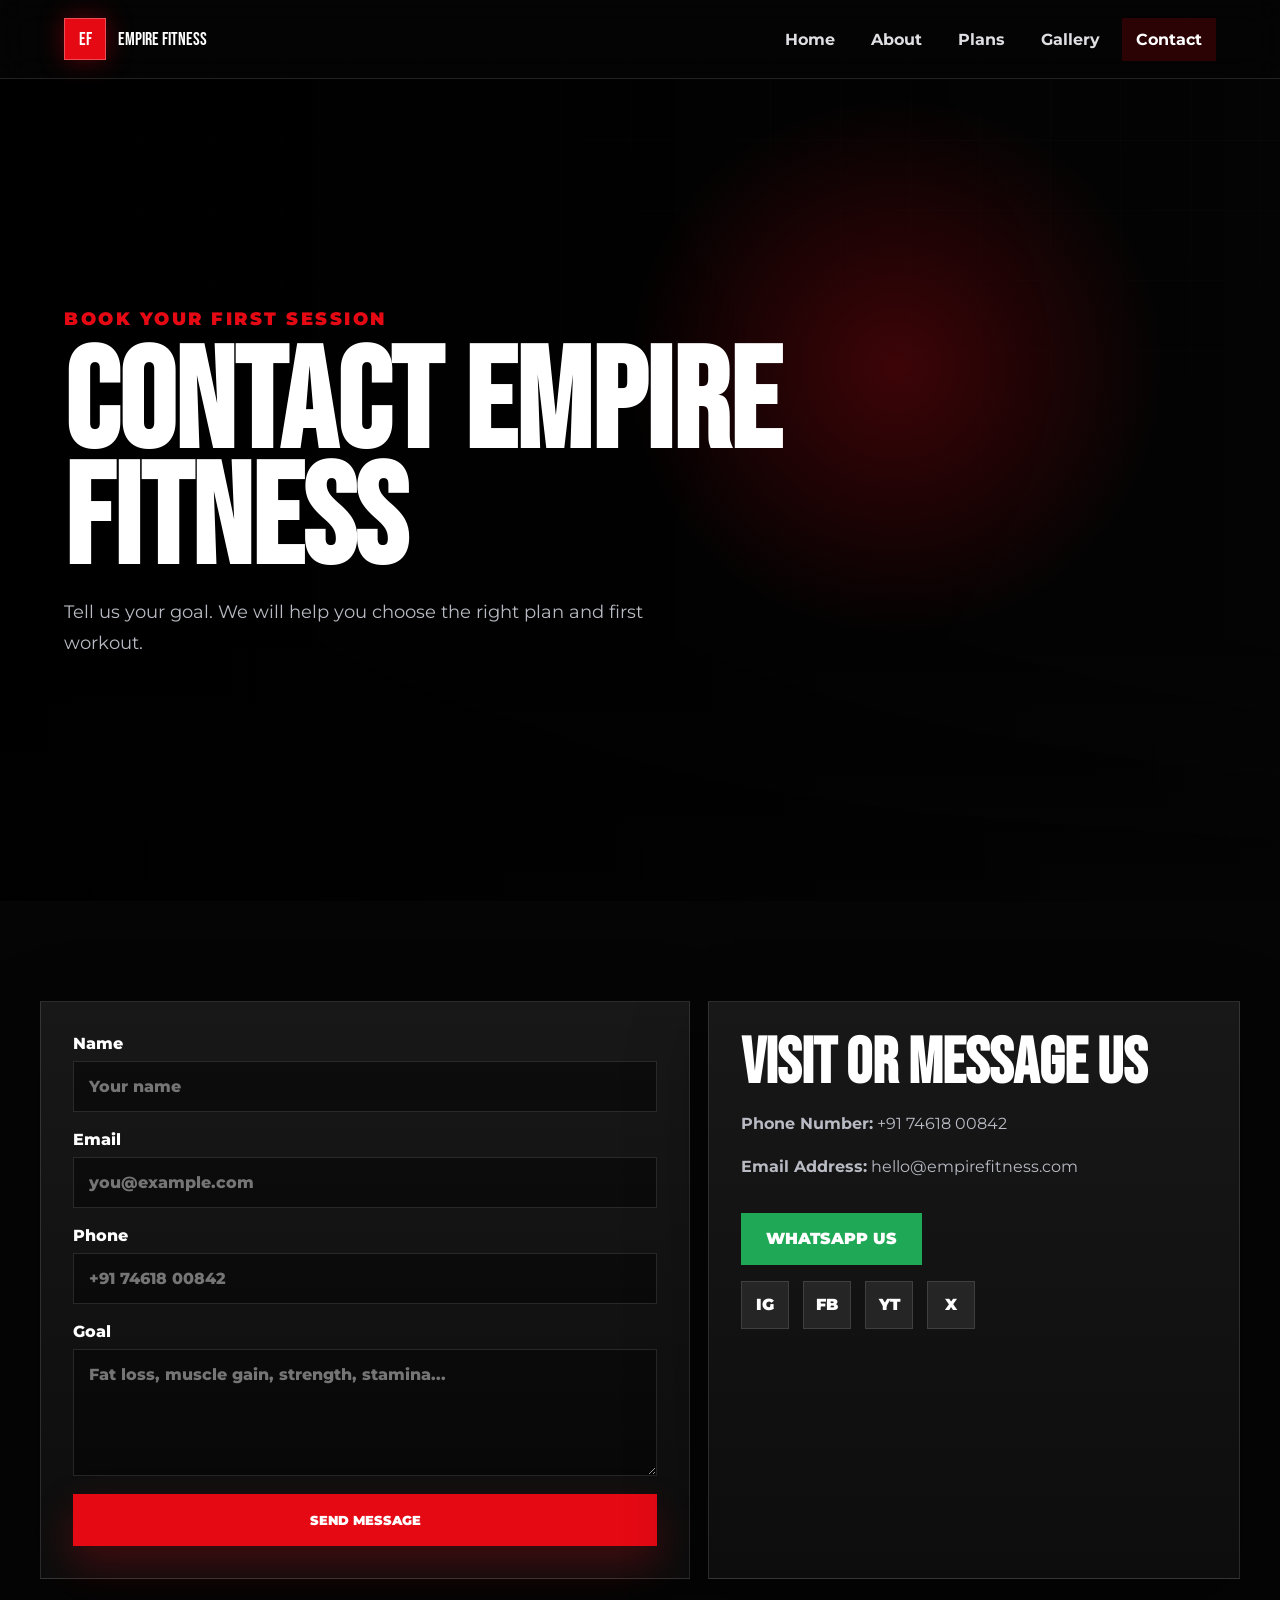
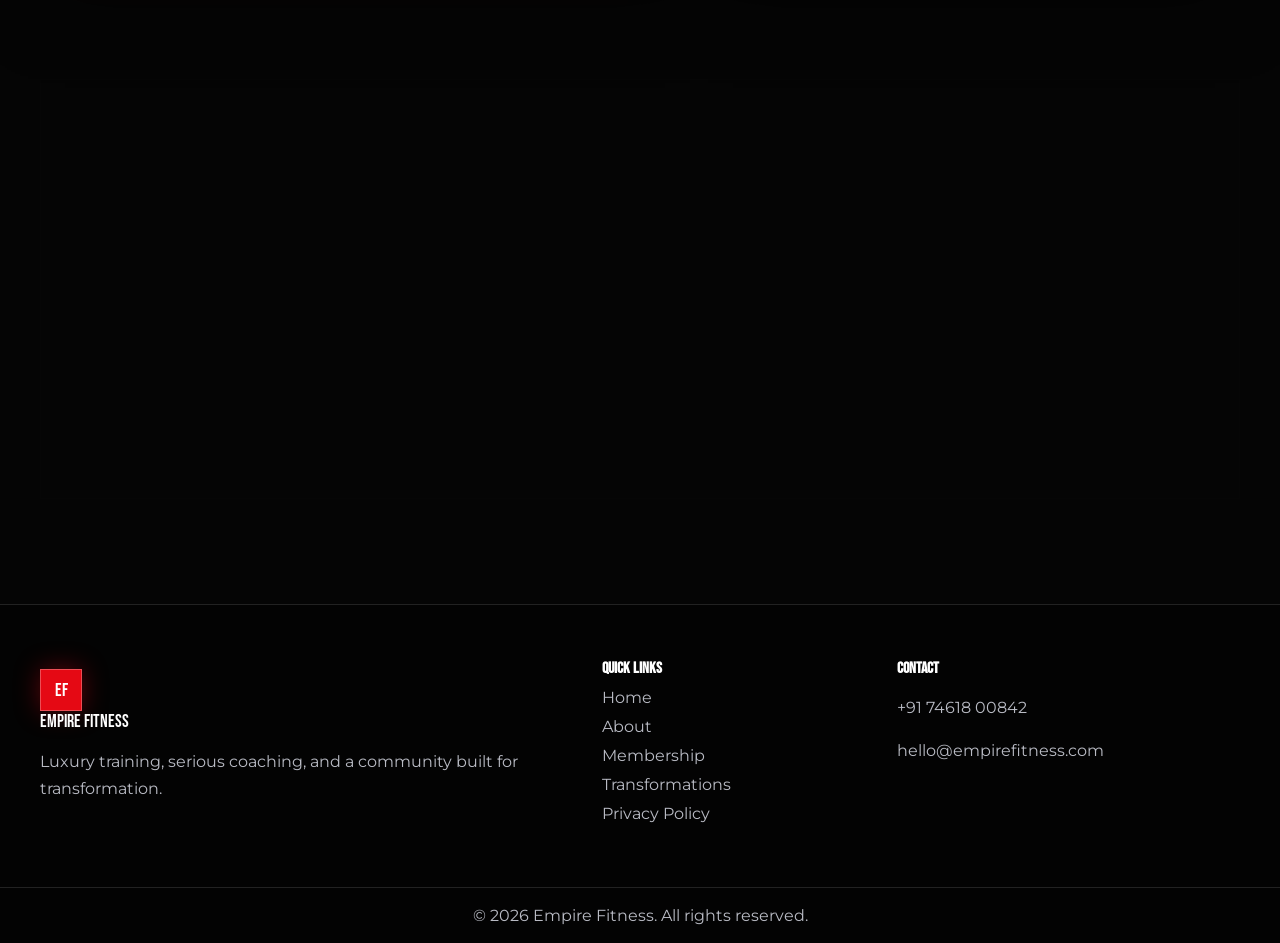
<file: contact.html>
<!DOCTYPE html>
<html lang="en">
<head>
  <meta charset="UTF-8">
  <meta name="viewport" content="width=device-width, initial-scale=1.0">
  <title>Contact | Empire Fitness</title>
  <link rel="stylesheet" href="styles.css">
  <script defer src="script.js"></script>
</head>
<body>
  <header class="site-header">
    <nav class="navbar">
      <a class="brand" href="index.html"><span class="brand-mark">EF</span><span>Empire Fitness</span></a>
      <button class="nav-toggle" type="button" aria-label="Open navigation" aria-expanded="false"><span></span><span></span><span></span></button>
      <div class="nav-links">
        <a href="index.html">Home</a>
        <a href="about.html">About</a>
        <a href="plans.html">Plans</a>
        <a href="gallery.html">Gallery</a>
        <a class="active" href="contact.html">Contact</a>
      </div>
    </nav>
  </header>

  <main>
    <section class="page-hero contact-hero">
      <div class="hero-overlay"></div>
      <div class="page-hero-content reveal">
        <p class="eyebrow">Book your first session</p>
        <h1>Contact Empire Fitness</h1>
        <p>Tell us your goal. We will help you choose the right plan and first workout.</p>
      </div>
    </section>

    <section class="section contact-grid">
      <form class="contact-form reveal">
        <label>Name<input type="text" name="name" placeholder="Your name" required></label>
        <label>Email<input type="email" name="email" placeholder="you@example.com" required></label>
        <label>Phone<input type="tel" name="phone" placeholder="+91 74618 00842"></label>
        <label>Goal<textarea name="goal" rows="5" placeholder="Fat loss, muscle gain, strength, stamina..."></textarea></label>
        <button class="btn btn-primary" type="submit">Send Message</button>
      </form>

      <div class="contact-panel reveal">
        <h2>Visit or message us</h2>
        <p><strong>Phone Number:</strong> +91 74618 00842</p>
        <p><strong>Email Address:</strong> hello@empirefitness.com</p>
        <a class="whatsapp-btn" href="https://wa.me/918541906548" target="_blank" rel="noopener">WhatsApp Us</a>
        <div class="social-row" aria-label="Social media links">
          <a href="#" aria-label="Instagram">IG</a>
          <a href="#" aria-label="Facebook">FB</a>
          <a href="#" aria-label="YouTube">YT</a>
          <a href="#" aria-label="X">X</a>
        </div>
      </div>
    </section>

    <section class="map-section reveal">
      <iframe title="Empire Fitness map" src="https://www.google.com/maps?q=New%20Delhi%20India&output=embed" loading="lazy" referrerpolicy="no-referrer-when-downgrade"></iframe>
    </section>
  </main>

  <footer class="footer">
    <div class="footer-grid">
      <div>
        <a class="brand" href="index.html"><span class="brand-mark">EF</span><span>Empire Fitness</span></a>
        <p>Luxury training, serious coaching, and a community built for transformation.</p>
      </div>
      <div>
        <h4>Quick Links</h4>
        <a href="index.html">Home</a>
        <a href="about.html">About</a>
        <a href="plans.html">Membership</a>
        <a href="gallery.html">Transformations</a>
        <a href="privacy.html">Privacy Policy</a>
      </div>
      <div>
        <h4>Contact</h4>
        <p>+91 74618 00842</p>
        <p>hello@empirefitness.com</p>
      </div>
    </div>
    <div class="footer-bottom">© 2026 Empire Fitness. All rights reserved.</div>
  </footer>
</body>
</html>
</file>
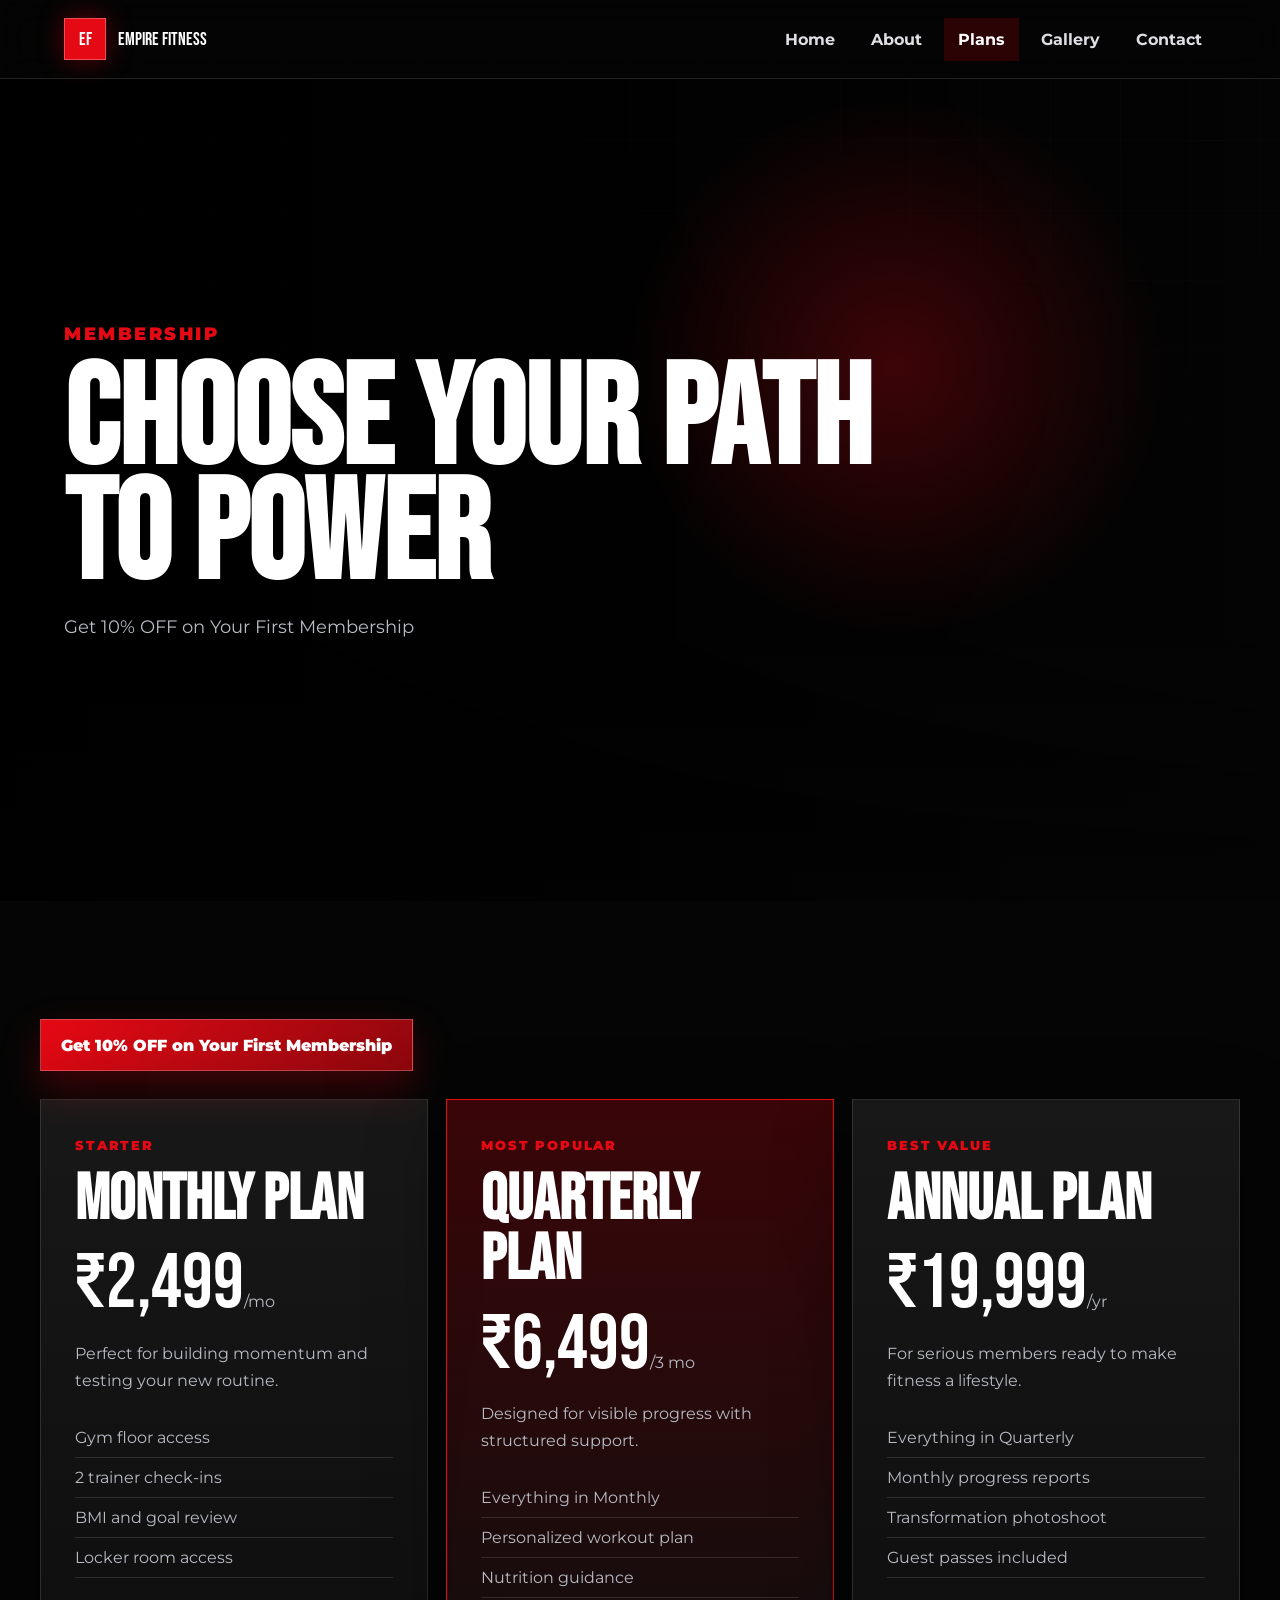
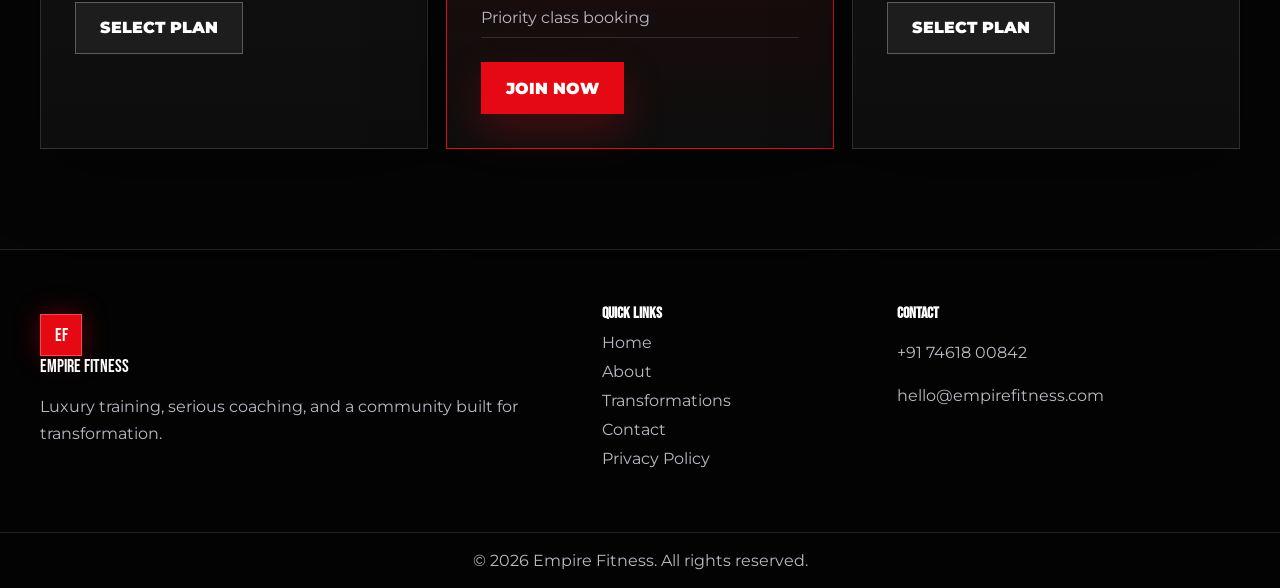
<file: plans.html>
<!DOCTYPE html>
<html lang="en">
<head>
  <meta charset="UTF-8">
  <meta name="viewport" content="width=device-width, initial-scale=1.0">
  <title>Membership Plans | Empire Fitness</title>
  <link rel="stylesheet" href="styles.css">
  <script defer src="script.js"></script>
</head>
<body>
  <header class="site-header">
    <nav class="navbar">
      <a class="brand" href="index.html"><span class="brand-mark">EF</span><span>Empire Fitness</span></a>
      <button class="nav-toggle" type="button" aria-label="Open navigation" aria-expanded="false"><span></span><span></span><span></span></button>
      <div class="nav-links">
        <a href="index.html">Home</a>
        <a href="about.html">About</a>
        <a class="active" href="plans.html">Plans</a>
        <a href="gallery.html">Gallery</a>
        <a href="contact.html">Contact</a>
      </div>
    </nav>
  </header>

  <main>
    <section class="page-hero plans-hero">
      <div class="hero-overlay"></div>
      <div class="page-hero-content reveal">
        <p class="eyebrow">Membership</p>
        <h1>Choose your path to power</h1>
        <p>Get 10% OFF on Your First Membership</p>
      </div>
    </section>

    <section class="section">
      <div class="plan-highlight reveal">Get 10% OFF on Your First Membership</div>
      <div class="pricing-grid">
        <article class="price-card reveal">
          <p class="eyebrow">Starter</p>
          <h2>Monthly Plan</h2>
          <div class="price">₹2,499<span>/mo</span></div>
          <p>Perfect for building momentum and testing your new routine.</p>
          <ul>
            <li>Gym floor access</li>
            <li>2 trainer check-ins</li>
            <li>BMI and goal review</li>
            <li>Locker room access</li>
          </ul>
          <a class="btn btn-ghost" href="contact.html">Select Plan</a>
        </article>
        <article class="price-card featured reveal">
          <p class="eyebrow">Most popular</p>
          <h2>Quarterly Plan</h2>
          <div class="price">₹6,499<span>/3 mo</span></div>
          <p>Designed for visible progress with structured support.</p>
          <ul>
            <li>Everything in Monthly</li>
            <li>Personalized workout plan</li>
            <li>Nutrition guidance</li>
            <li>Priority class booking</li>
          </ul>
          <a class="btn btn-primary" href="contact.html">Join Now</a>
        </article>
        <article class="price-card reveal">
          <p class="eyebrow">Best value</p>
          <h2>Annual Plan</h2>
          <div class="price">₹19,999<span>/yr</span></div>
          <p>For serious members ready to make fitness a lifestyle.</p>
          <ul>
            <li>Everything in Quarterly</li>
            <li>Monthly progress reports</li>
            <li>Transformation photoshoot</li>
            <li>Guest passes included</li>
          </ul>
          <a class="btn btn-ghost" href="contact.html">Select Plan</a>
        </article>
      </div>
    </section>
  </main>

  <footer class="footer">
    <div class="footer-grid">
      <div>
        <a class="brand" href="index.html"><span class="brand-mark">EF</span><span>Empire Fitness</span></a>
        <p>Luxury training, serious coaching, and a community built for transformation.</p>
      </div>
      <div>
        <h4>Quick Links</h4>
        <a href="index.html">Home</a>
        <a href="about.html">About</a>
        <a href="gallery.html">Transformations</a>
        <a href="contact.html">Contact</a>
        <a href="privacy.html">Privacy Policy</a>
      </div>
      <div>
        <h4>Contact</h4>
        <p>+91 74618 00842</p>
        <p>hello@empirefitness.com</p>
      </div>
    </div>
    <div class="footer-bottom">© 2026 Empire Fitness. All rights reserved.</div>
  </footer>
</body>
</html>
</file>
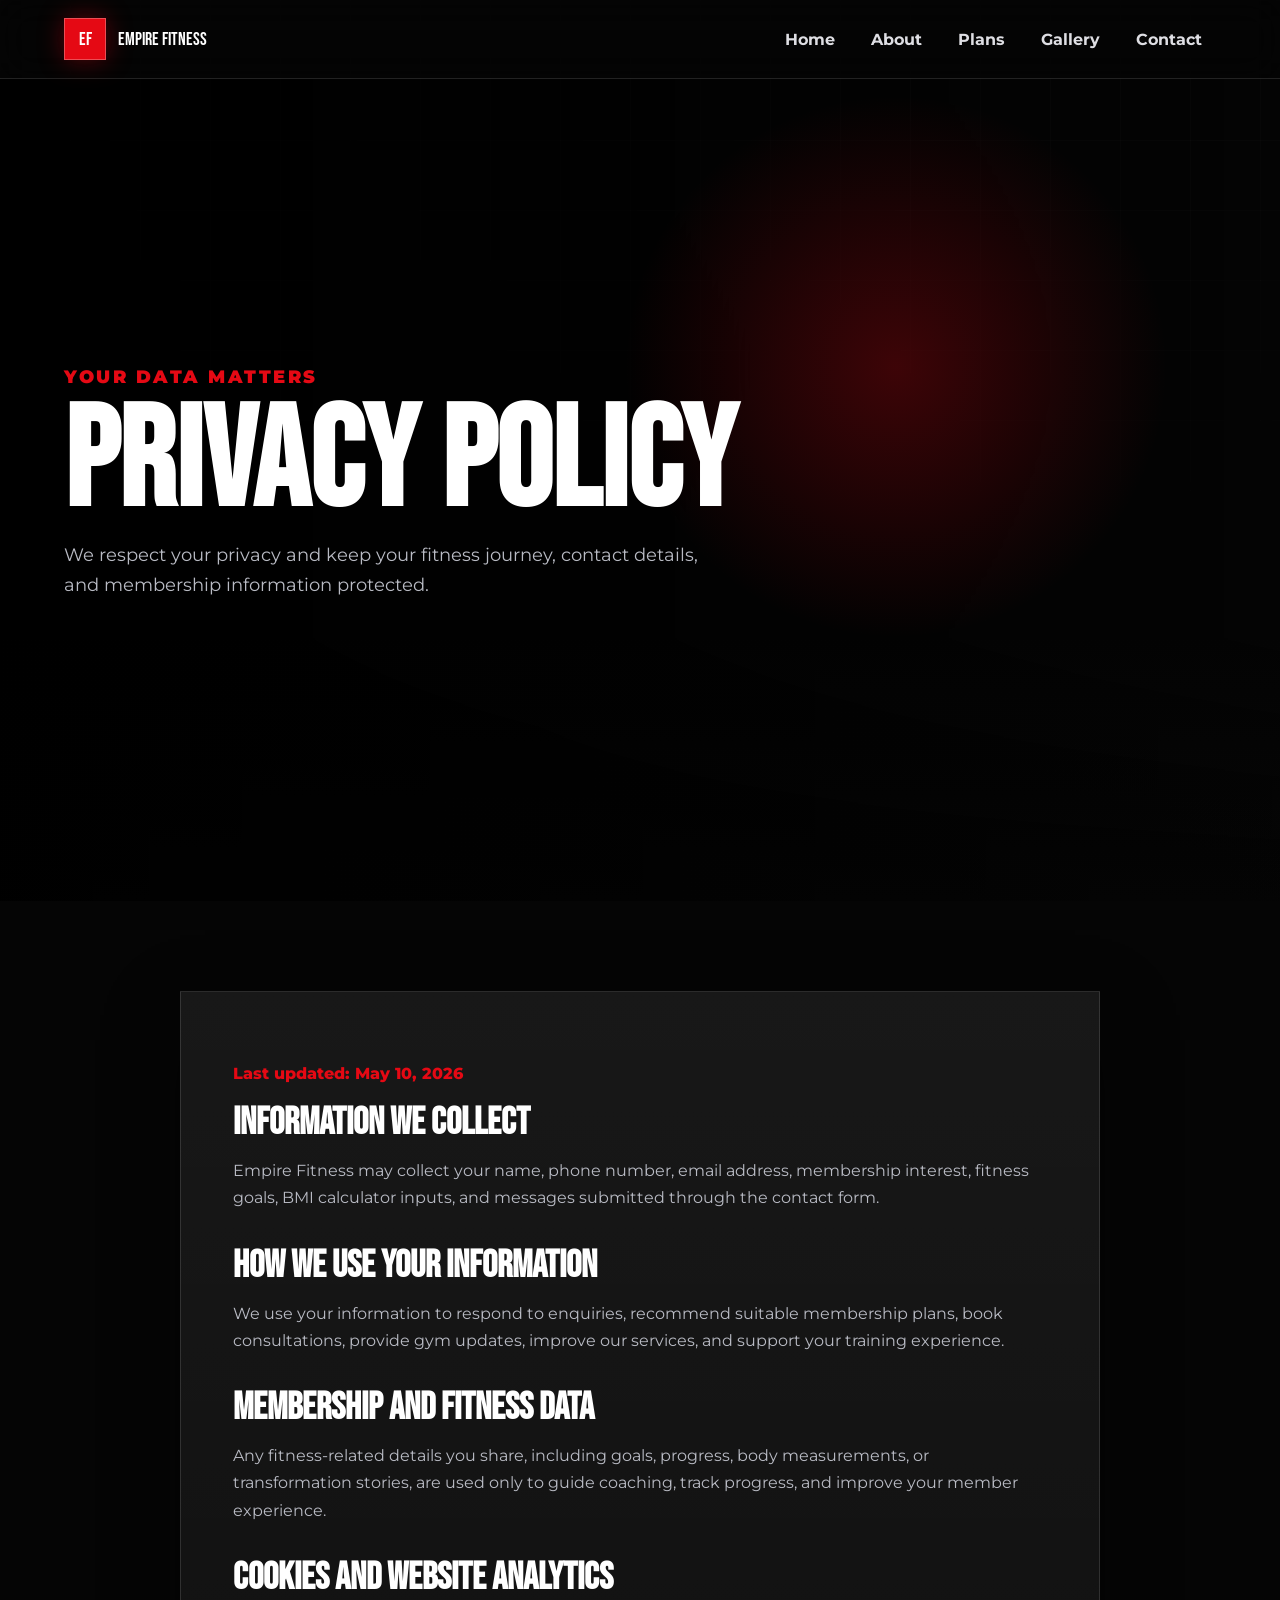
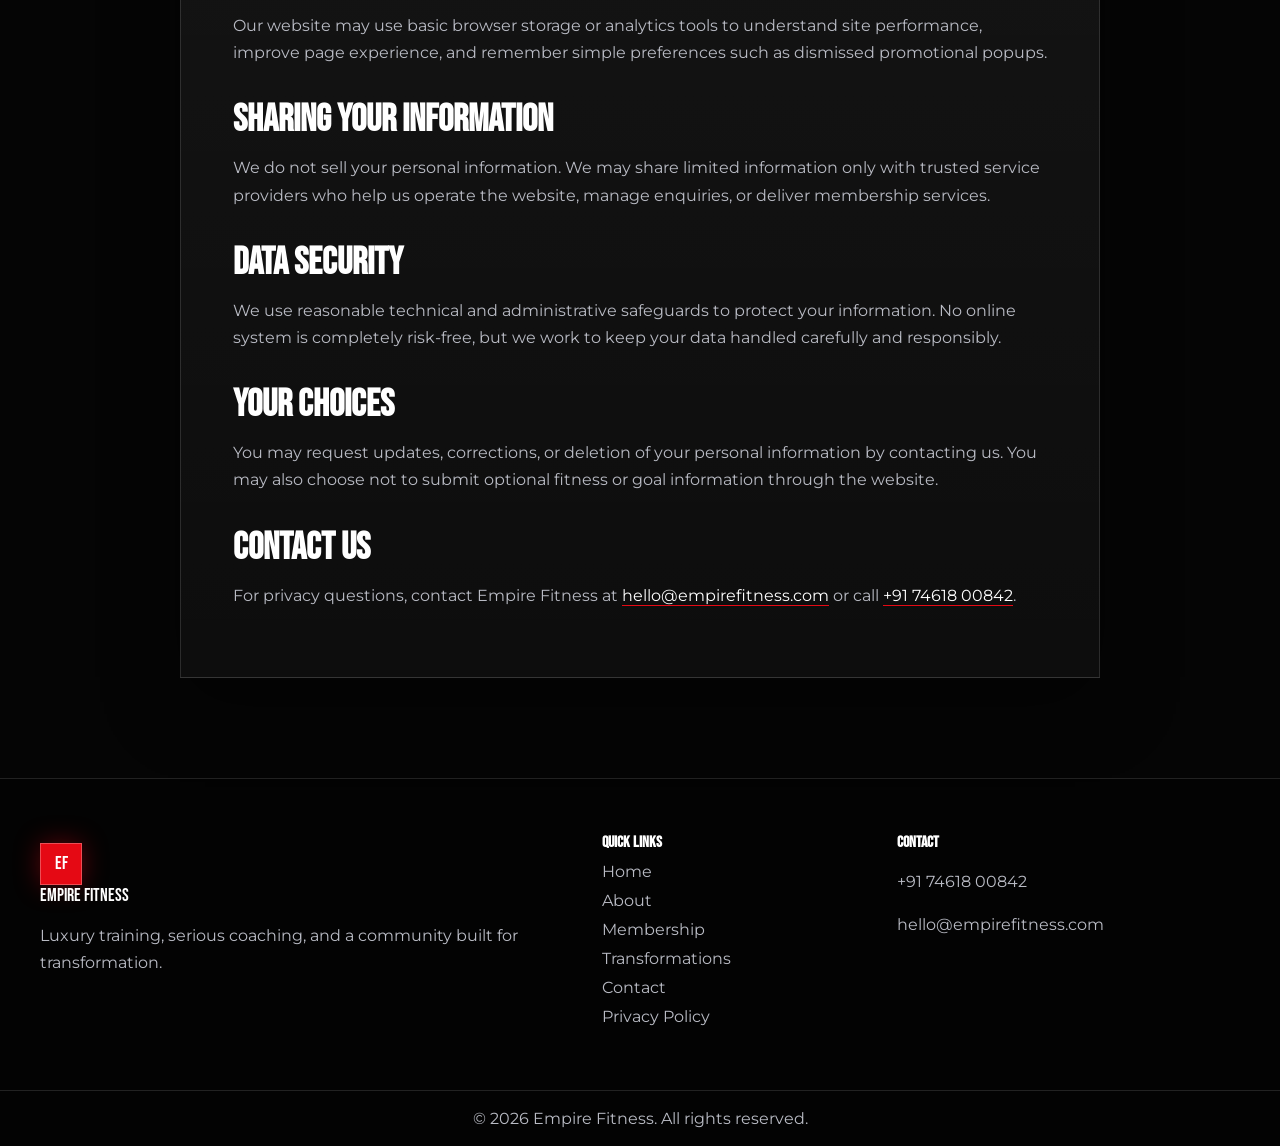
<file: privacy.html>
<!DOCTYPE html>
<html lang="en">
<head>
  <meta charset="UTF-8">
  <meta name="viewport" content="width=device-width, initial-scale=1.0">
  <title>Privacy Policy | Empire Fitness</title>
  <link rel="stylesheet" href="styles.css">
  <script defer src="script.js"></script>
</head>
<body>
  <header class="site-header">
    <nav class="navbar">
      <a class="brand" href="index.html"><span class="brand-mark">EF</span><span>Empire Fitness</span></a>
      <button class="nav-toggle" type="button" aria-label="Open navigation" aria-expanded="false"><span></span><span></span><span></span></button>
      <div class="nav-links">
        <a href="index.html">Home</a>
        <a href="about.html">About</a>
        <a href="plans.html">Plans</a>
        <a href="gallery.html">Gallery</a>
        <a href="contact.html">Contact</a>
      </div>
    </nav>
  </header>

  <main>
    <section class="page-hero privacy-hero">
      <div class="hero-overlay"></div>
      <div class="page-hero-content reveal">
        <p class="eyebrow">Your data matters</p>
        <h1>Privacy Policy</h1>
        <p>We respect your privacy and keep your fitness journey, contact details, and membership information protected.</p>
      </div>
    </section>

    <section class="section policy-section">
      <article class="policy-panel reveal">
        <p class="policy-date">Last updated: May 10, 2026</p>

        <h2>Information We Collect</h2>
        <p>Empire Fitness may collect your name, phone number, email address, membership interest, fitness goals, BMI calculator inputs, and messages submitted through the contact form.</p>

        <h2>How We Use Your Information</h2>
        <p>We use your information to respond to enquiries, recommend suitable membership plans, book consultations, provide gym updates, improve our services, and support your training experience.</p>

        <h2>Membership And Fitness Data</h2>
        <p>Any fitness-related details you share, including goals, progress, body measurements, or transformation stories, are used only to guide coaching, track progress, and improve your member experience.</p>

        <h2>Cookies And Website Analytics</h2>
        <p>Our website may use basic browser storage or analytics tools to understand site performance, improve page experience, and remember simple preferences such as dismissed promotional popups.</p>

        <h2>Sharing Your Information</h2>
        <p>We do not sell your personal information. We may share limited information only with trusted service providers who help us operate the website, manage enquiries, or deliver membership services.</p>

        <h2>Data Security</h2>
        <p>We use reasonable technical and administrative safeguards to protect your information. No online system is completely risk-free, but we work to keep your data handled carefully and responsibly.</p>

        <h2>Your Choices</h2>
        <p>You may request updates, corrections, or deletion of your personal information by contacting us. You may also choose not to submit optional fitness or goal information through the website.</p>

        <h2>Contact Us</h2>
        <p>For privacy questions, contact Empire Fitness at <a href="mailto:hello@empirefitness.com">hello@empirefitness.com</a> or call <a href="tel:+918541906548">+91 74618 00842</a>.</p>
      </article>
    </section>
  </main>

  <footer class="footer">
    <div class="footer-grid">
      <div>
        <a class="brand" href="index.html"><span class="brand-mark">EF</span><span>Empire Fitness</span></a>
        <p>Luxury training, serious coaching, and a community built for transformation.</p>
      </div>
      <div>
        <h4>Quick Links</h4>
        <a href="index.html">Home</a>
        <a href="about.html">About</a>
        <a href="plans.html">Membership</a>
        <a href="gallery.html">Transformations</a>
        <a href="contact.html">Contact</a>
        <a href="privacy.html">Privacy Policy</a>
      </div>
      <div>
        <h4>Contact</h4>
        <p>+91 74618 00842</p>
        <p>hello@empirefitness.com</p>
      </div>
    </div>
    <div class="footer-bottom">© 2026 Empire Fitness. All rights reserved.</div>
  </footer>
</body>
</html>
</file>
<file: styles.css>
@import url("https://fonts.googleapis.com/css2?family=Bebas+Neue&family=Montserrat:wght@400;600;700;800;900&display=swap");

:root {
  --black: #050505;
  --black-2: #0c0c0f;
  --panel: #141418;
  --panel-2: #1c1c22;
  --red: #e50914;
  --red-dark: #8e070d;
  --white: #ffffff;
  --muted: #b9bbc4;
  --line: rgba(255, 255, 255, 0.12);
  --shadow: 0 24px 70px rgba(0, 0, 0, 0.45);
}

* {
  box-sizing: border-box;
}

html {
  scroll-behavior: smooth;
}

body {
  margin: 0;
  font-family: "Bebas Neue", Impact, Haettenschweiler, "Arial Narrow Bold", sans-serif;
  background: var(--black);
  color: var(--white);
  letter-spacing: 0;
}

body::before {
  content: "";
  position: fixed;
  inset: 0;
  pointer-events: none;
  background:
    linear-gradient(90deg, rgba(255, 255, 255, 0.035) 1px, transparent 1px),
    linear-gradient(rgba(255, 255, 255, 0.035) 1px, transparent 1px);
  background-size: 70px 70px;
  mask-image: linear-gradient(to bottom, rgba(0, 0, 0, 0.65), transparent 72%);
  z-index: -2;
}

img {
  max-width: 100%;
  display: block;
}

a {
  color: inherit;
  text-decoration: none;
}

p {
  color: var(--muted);
  font-family: "Montserrat", "Segoe UI", Arial, sans-serif;
  line-height: 1.7;
}

.site-header {
  position: sticky;
  top: 0;
  z-index: 100;
  background: rgba(5, 5, 5, 0.78);
  backdrop-filter: blur(18px);
  border-bottom: 1px solid var(--line);
}

.navbar {
  min-height: 78px;
  max-width: 1200px;
  margin: 0 auto;
  padding: 0 24px;
  display: flex;
  align-items: center;
  justify-content: space-between;
  gap: 24px;
}

.brand {
  display: inline-flex;
  align-items: center;
  gap: 12px;
  font-size: 1.1rem;
  text-transform: uppercase;
}

.brand-mark {
  width: 42px;
  height: 42px;
  display: grid;
  place-items: center;
  background: var(--red);
  color: var(--white);
  border: 1px solid rgba(255, 255, 255, 0.28);
  box-shadow: 0 0 26px rgba(229, 9, 20, 0.38);
}

.nav-links {
  display: flex;
  align-items: center;
  gap: 8px;
  font-family: "Montserrat", "Segoe UI", Arial, sans-serif;
  font-weight: 700;
}

.nav-links a {
  padding: 12px 14px;
  color: #dedee3;
  transition: color 0.25s ease, background 0.25s ease;
}

.nav-links a:hover,
.nav-links a.active {
  color: var(--white);
  background: rgba(229, 9, 20, 0.18);
}

.nav-toggle,
.icon-button {
  display: none;
  border: 0;
  background: transparent;
  color: var(--white);
  cursor: pointer;
}

.nav-toggle span {
  display: block;
  width: 28px;
  height: 2px;
  margin: 6px 0;
  background: var(--white);
}

.hero,
.page-hero {
  position: relative;
  min-height: calc(100vh - 78px);
  display: flex;
  align-items: center;
  overflow: hidden;
}

.hero-media,
.page-hero {
  background-size: cover;
  background-position: center;
}

.home-hero .hero-media {
  position: absolute;
  inset: 0;
  background-image: url("https://images.unsplash.com/photo-1599058917212-d750089bc07e?auto=format&fit=crop&w=1800&q=88");
  transform: scale(1.03);
  animation: heroPulse 14s ease-in-out infinite alternate;
}

.home-hero {
  background:
    linear-gradient(135deg, rgba(5, 5, 5, 0.98) 0%, rgba(20, 20, 24, 0.96) 52%, rgba(88, 4, 8, 0.82) 100%),
    url("https://images.unsplash.com/photo-1581009146145-b5ef050c2e1e?auto=format&fit=crop&w=1800&q=84") center/cover;
}

.about-hero {
  background-image: url("https://images.unsplash.com/photo-1534438327276-14e5300c3a48?auto=format&fit=crop&w=1800&q=88");
}

.plans-hero {
  background-image: url("https://images.unsplash.com/photo-1532029837206-abbe2b7620e3?auto=format&fit=crop&w=1800&q=88");
}

.gallery-hero {
  background-image: url("https://images.unsplash.com/photo-1581009146145-b5ef050c2e1e?auto=format&fit=crop&w=1800&q=88");
}

.contact-hero {
  background-image: url("https://images.unsplash.com/photo-1583454110551-21f2fa2afe61?auto=format&fit=crop&w=1800&q=88");
}

.privacy-hero {
  background-image: url("https://images.unsplash.com/photo-1517838277536-f5f99be501cd?auto=format&fit=crop&w=1800&q=88");
}

.hero-overlay {
  position: absolute;
  inset: 0;
  background:
    radial-gradient(circle at 70% 35%, rgba(229, 9, 20, 0.26), transparent 26%),
    linear-gradient(90deg, rgba(0, 0, 0, 0.94) 0%, rgba(0, 0, 0, 0.7) 42%, rgba(0, 0, 0, 0.16) 100%),
    linear-gradient(0deg, rgba(5, 5, 5, 1) 0%, transparent 32%);
  z-index: 1;
}

.home-hero .hero-overlay {
  background:
    linear-gradient(90deg, rgba(5, 5, 5, 0.84), rgba(5, 5, 5, 0.28)),
    linear-gradient(0deg, rgba(5, 5, 5, 1) 0%, transparent 26%);
}

.home-hero-inner {
  position: relative;
  z-index: 2;
  width: min(920px, calc(100% - 48px));
  min-height: calc(100vh - 78px);
  margin: 0 auto;
  padding: 46px 0 72px;
  display: grid;
  grid-template-columns: 1fr;
  justify-items: center;
  align-content: center;
  gap: clamp(24px, 4vw, 42px);
}

.home-hero .hero-content {
  width: 100%;
  margin-left: 0;
  padding: 0;
  text-align: center;
}

.home-hero .hero-copy {
  margin-left: auto;
  margin-right: auto;
}

.home-hero .hero-actions {
  justify-content: center;
}

.hero-offer-image {
  display: block;
  justify-self: center;
  width: min(100%, 430px);
  border: 1px solid rgba(255, 255, 255, 0.2);
  background: rgba(0, 0, 0, 0.34);
  box-shadow: 0 26px 80px rgba(0, 0, 0, 0.58);
  transition: transform 0.25s ease, border-color 0.25s ease, box-shadow 0.25s ease;
}

.hero-offer-image:hover {
  transform: translateY(-6px) scale(1.01);
  border-color: rgba(229, 9, 20, 0.78);
  box-shadow: 0 30px 90px rgba(229, 9, 20, 0.24);
}

.hero-offer-image img {
  width: 100%;
  height: auto;
}

.hero-content,
.page-hero-content {
  position: relative;
  z-index: 2;
  width: min(760px, calc(100% - 48px));
  margin-left: max(24px, calc((100vw - 1200px) / 2 + 24px));
  padding: 90px 0;
}

.page-hero-content {
  width: min(820px, calc(100% - 48px));
}

.eyebrow {
  margin: 0 0 14px;
  color: var(--red);
  text-transform: uppercase;
  font-weight: 900;
  font-size: 0.82rem;
  letter-spacing: 0.14em;
}

h1,
h2,
h3,
h4 {
  margin: 0;
  text-transform: uppercase;
}

h1 {
  font-size: clamp(4rem, 11vw, 9.5rem);
  line-height: 0.82;
  max-width: 920px;
}

h2 {
  font-size: clamp(2.2rem, 5vw, 4.5rem);
  line-height: 0.94;
}

h3 {
  font-size: 1.6rem;
}

.hero-copy,
.page-hero-content p {
  max-width: 650px;
  font-size: 1.12rem;
}

.offer-banner,
.plan-highlight {
  display: inline-flex;
  align-items: center;
  min-height: 52px;
  margin: 18px 0 28px;
  padding: 14px 20px;
  background: linear-gradient(135deg, var(--red), var(--red-dark));
  border: 1px solid rgba(255, 255, 255, 0.25);
  box-shadow: 0 18px 40px rgba(229, 9, 20, 0.28);
  font-family: "Montserrat", "Segoe UI", Arial, sans-serif;
  font-weight: 900;
}

.hero-actions,
.stats-row,
.social-row {
  display: flex;
  flex-wrap: wrap;
  gap: 14px;
}

.btn,
.whatsapp-btn {
  display: inline-flex;
  align-items: center;
  justify-content: center;
  min-height: 52px;
  padding: 0 24px;
  border: 1px solid transparent;
  font-family: "Montserrat", "Segoe UI", Arial, sans-serif;
  font-weight: 900;
  text-transform: uppercase;
  transition: transform 0.25s ease, box-shadow 0.25s ease, background 0.25s ease;
}

.btn:hover,
.whatsapp-btn:hover {
  transform: translateY(-3px);
}

.btn-primary {
  background: var(--red);
  color: var(--white);
  box-shadow: 0 18px 40px rgba(229, 9, 20, 0.25);
}

.btn-ghost {
  border-color: rgba(255, 255, 255, 0.28);
  background: rgba(255, 255, 255, 0.06);
}

.section {
  width: min(1200px, calc(100% - 48px));
  margin: 0 auto;
  padding: 100px 0;
}

.section-heading {
  max-width: 820px;
  margin-bottom: 42px;
}

.feature-grid,
.trainer-grid,
.pricing-grid,
.transformation-grid,
.contact-grid,
.story-grid {
  display: grid;
  grid-template-columns: repeat(4, 1fr);
  gap: 18px;
}

.feature-card,
.trainer-card,
.price-card,
.transform-card,
.mission-card,
.contact-form,
.contact-panel,
.bmi-panel {
  background: linear-gradient(180deg, rgba(255, 255, 255, 0.08), rgba(255, 255, 255, 0.035));
  border: 1px solid var(--line);
  box-shadow: var(--shadow);
}

.feature-card {
  min-height: 260px;
  padding: 28px;
  display: flex;
  flex-direction: column;
  justify-content: space-between;
  transition: transform 0.3s ease, border-color 0.3s ease;
}

.feature-card:hover,
.price-card:hover,
.trainer-card:hover,
.transform-card:hover {
  transform: translateY(-8px);
  border-color: rgba(229, 9, 20, 0.72);
}

.card-icon {
  color: rgba(255, 255, 255, 0.2);
  font-size: 3rem;
}

.split-section {
  display: grid;
  grid-template-columns: 1fr 1fr;
  align-items: center;
  gap: 48px;
}

.split-image img {
  width: 100%;
  aspect-ratio: 5 / 4;
  object-fit: cover;
  border: 1px solid var(--line);
  box-shadow: var(--shadow);
}

.stats-row {
  margin-top: 26px;
}

.stats-row div,
.achievement-band div {
  min-width: 140px;
  padding: 18px;
  border-left: 3px solid var(--red);
  background: rgba(255, 255, 255, 0.05);
}

.stats-row strong,
.achievement-band strong {
  display: block;
  font-size: 2rem;
}

.stats-row span,
.achievement-band span {
  color: var(--muted);
  font-family: "Montserrat", "Segoe UI", Arial, sans-serif;
}

.bmi-panel {
  display: grid;
  grid-template-columns: 1.5fr 1fr;
  gap: 24px;
  padding: 28px;
}

.bmi-form,
.contact-form {
  display: grid;
  gap: 18px;
}

label {
  display: grid;
  gap: 8px;
  color: var(--white);
  font-family: "Montserrat", "Segoe UI", Arial, sans-serif;
  font-weight: 800;
}

input,
textarea {
  width: 100%;
  border: 1px solid var(--line);
  background: rgba(0, 0, 0, 0.42);
  color: var(--white);
  padding: 15px;
  font: inherit;
  outline: none;
}

input:focus,
textarea:focus {
  border-color: var(--red);
}

.input-wrap {
  display: grid;
  grid-template-columns: 1fr auto;
  align-items: center;
  background: rgba(0, 0, 0, 0.42);
  border: 1px solid var(--line);
}

.input-wrap input {
  border: 0;
  background: transparent;
}

.input-wrap small {
  padding-right: 14px;
  color: var(--muted);
}

.bmi-result {
  display: grid;
  align-content: center;
  padding: 26px;
  background: var(--red);
}

.bmi-result strong {
  font-size: clamp(3rem, 8vw, 6rem);
  line-height: 1;
}

.bmi-result p,
.bmi-result span {
  color: var(--white);
}

.cta-strip,
.motivation-band,
.achievement-band {
  width: min(1200px, calc(100% - 48px));
  margin: 0 auto 100px;
  padding: 42px;
  display: flex;
  align-items: center;
  justify-content: space-between;
  gap: 24px;
  background:
    linear-gradient(90deg, rgba(229, 9, 20, 0.88), rgba(20, 20, 24, 0.92)),
    url("https://images.unsplash.com/photo-1517836357463-d25dfeac3438?auto=format&fit=crop&w=1400&q=85") center/cover;
  border: 1px solid rgba(255, 255, 255, 0.16);
}

.story-grid {
  grid-template-columns: 1.2fr 0.8fr;
}

.mission-card {
  padding: 34px;
}

.mission-card h3 + p {
  margin-bottom: 26px;
}

.trainer-grid,
.pricing-grid,
.transformation-grid {
  grid-template-columns: repeat(3, 1fr);
}

.trainer-card,
.transform-card {
  overflow: hidden;
}

.trainer-card img {
  width: 100%;
  height: 360px;
  object-fit: cover;
}

.trainer-card h3,
.trainer-card p,
.transform-card h3,
.transform-card p {
  padding-inline: 24px;
}

.trainer-card h3,
.transform-card h3 {
  padding-top: 24px;
}

.trainer-card p,
.transform-card p {
  padding-bottom: 24px;
}

.price-card {
  position: relative;
  padding: 34px;
  transition: transform 0.3s ease, border-color 0.3s ease;
}

.price-card.featured {
  border-color: var(--red);
  background: linear-gradient(180deg, rgba(229, 9, 20, 0.24), rgba(255, 255, 255, 0.04));
}

.price {
  margin: 20px 0;
  font-size: clamp(3rem, 6vw, 5rem);
  line-height: 0.9;
}

.price span {
  color: var(--muted);
  font-family: "Montserrat", "Segoe UI", Arial, sans-serif;
  font-size: 1rem;
}

.price-card ul {
  margin: 24px 0;
  padding: 0;
  list-style: none;
  font-family: "Montserrat", "Segoe UI", Arial, sans-serif;
  color: var(--muted);
}

.price-card li {
  padding: 10px 0;
  border-bottom: 1px solid var(--line);
}

.before-after {
  display: grid;
  grid-template-columns: 1fr 1fr;
}

.before-after img {
  width: 100%;
  height: 320px;
  object-fit: cover;
}

.achievement-band {
  justify-content: center;
  background: var(--panel);
}

.testimonial-slider {
  display: grid;
  grid-template-columns: 54px 1fr 54px;
  align-items: center;
  gap: 18px;
}

.testimonial-track {
  min-height: 210px;
  position: relative;
  overflow: hidden;
  border: 1px solid var(--line);
  background: var(--panel);
}

.testimonial {
  position: absolute;
  inset: 0;
  padding: 36px;
  display: grid;
  align-content: center;
  opacity: 0;
  transform: translateX(30px);
  transition: opacity 0.35s ease, transform 0.35s ease;
}

.testimonial.active {
  opacity: 1;
  transform: translateX(0);
}

.testimonial p {
  font-size: 1.3rem;
}

.slider-btn {
  width: 54px;
  height: 54px;
  border: 1px solid var(--line);
  background: var(--red);
  color: var(--white);
  font-size: 2rem;
  cursor: pointer;
  font-family: Georgia, serif;
}

.contact-grid {
  grid-template-columns: 1.1fr 0.9fr;
}

.policy-section {
  padding-top: 90px;
}

.policy-panel {
  max-width: 920px;
  margin: 0 auto;
  padding: clamp(28px, 5vw, 52px);
  background: linear-gradient(180deg, rgba(255, 255, 255, 0.08), rgba(255, 255, 255, 0.035));
  border: 1px solid var(--line);
  box-shadow: var(--shadow);
}

.policy-panel h2 {
  margin-top: 36px;
  font-size: clamp(1.8rem, 3vw, 2.6rem);
}

.policy-panel h2:first-of-type {
  margin-top: 18px;
}

.policy-panel a {
  color: var(--white);
  border-bottom: 1px solid var(--red);
}

.policy-date {
  color: var(--red);
  font-weight: 800;
}

.contact-form,
.contact-panel {
  padding: 32px;
}

.whatsapp-btn {
  margin: 16px 0;
  width: max-content;
  background: #1fa855;
  color: var(--white);
}

.social-row a {
  width: 48px;
  height: 48px;
  display: grid;
  place-items: center;
  background: rgba(255, 255, 255, 0.08);
  border: 1px solid var(--line);
  font-family: "Montserrat", "Segoe UI", Arial, sans-serif;
  font-weight: 900;
}

.map-section {
  width: min(1200px, calc(100% - 48px));
  margin: 0 auto 100px;
}

.map-section iframe {
  width: 100%;
  height: 420px;
  border: 1px solid var(--line);
  filter: grayscale(1) invert(0.9) contrast(1.05);
}

.footer {
  border-top: 1px solid var(--line);
  background: #030303;
}

.footer-grid {
  width: min(1200px, calc(100% - 48px));
  margin: 0 auto;
  padding: 54px 0;
  display: grid;
  grid-template-columns: 1.4fr 0.7fr 0.9fr;
  gap: 28px;
}

.footer a {
  display: block;
  margin: 10px 0;
  font-family: "Montserrat", "Segoe UI", Arial, sans-serif;
  color: var(--muted);
}

.footer .brand {
  color: var(--white);
  font-family: "Bebas Neue", Impact, Haettenschweiler, "Arial Narrow Bold", sans-serif;
}

.footer-bottom {
  padding: 18px 24px;
  text-align: center;
  color: var(--muted);
  font-family: "Montserrat", "Segoe UI", Arial, sans-serif;
  border-top: 1px solid var(--line);
}

.reveal {
  opacity: 0;
  transform: translateY(34px);
  transition: opacity 0.65s ease, transform 0.65s ease;
}

.reveal.visible {
  opacity: 1;
  transform: translateY(0);
}

@keyframes heroPulse {
  from { transform: scale(1.03); }
  to { transform: scale(1.1); }
}

@media (max-width: 920px) {
  .nav-toggle {
    display: block;
  }

  .nav-links {
    position: absolute;
    left: 16px;
    right: 16px;
    top: 78px;
    display: grid;
    padding: 16px;
    background: rgba(5, 5, 5, 0.98);
    border: 1px solid var(--line);
    transform: translateY(-12px);
    opacity: 0;
    pointer-events: none;
    transition: opacity 0.25s ease, transform 0.25s ease;
  }

  .nav-links.open {
    opacity: 1;
    pointer-events: auto;
    transform: translateY(0);
  }

  .feature-grid,
  .trainer-grid,
  .pricing-grid,
  .transformation-grid,
  .contact-grid,
  .story-grid,
  .split-section,
  .bmi-panel,
  .footer-grid {
    grid-template-columns: 1fr;
  }

  .hero,
  .page-hero {
    min-height: 720px;
  }

  .home-hero-inner {
    min-height: 720px;
    align-content: center;
    padding: 54px 0 70px;
  }

  .hero-offer-image {
    width: min(100%, 390px);
  }

  .cta-strip,
  .motivation-band,
  .achievement-band {
    align-items: flex-start;
    flex-direction: column;
  }

  .achievement-band {
    display: grid;
    grid-template-columns: 1fr 1fr;
  }

}

@media (max-width: 560px) {
  .navbar,
  .section,
  .cta-strip,
  .motivation-band,
  .achievement-band,
  .map-section,
  .footer-grid {
    width: calc(100% - 32px);
    padding-left: 0;
    padding-right: 0;
  }

  .navbar {
    width: 100%;
    padding: 0 16px;
  }

  .hero-content,
  .page-hero-content {
    width: calc(100% - 32px);
    margin-left: 16px;
  }

  .home-hero-inner {
    width: calc(100% - 32px);
    min-height: 760px;
    gap: 28px;
  }

  .home-hero .hero-content {
    width: 100%;
    margin-left: 0;
  }

  .hero-offer-image {
    width: 100%;
  }

  h1 {
    font-size: clamp(3.4rem, 19vw, 5rem);
  }

  .section {
    padding: 72px 0;
  }

  .hero-actions,
  .bmi-form .btn,
  .btn {
    width: 100%;
  }

  .before-after img,
  .trainer-card img {
    height: 240px;
  }

  .testimonial-slider {
    grid-template-columns: 1fr;
  }

  .slider-btn {
    width: 100%;
  }

  .achievement-band {
    grid-template-columns: 1fr;
  }
}
</file>
